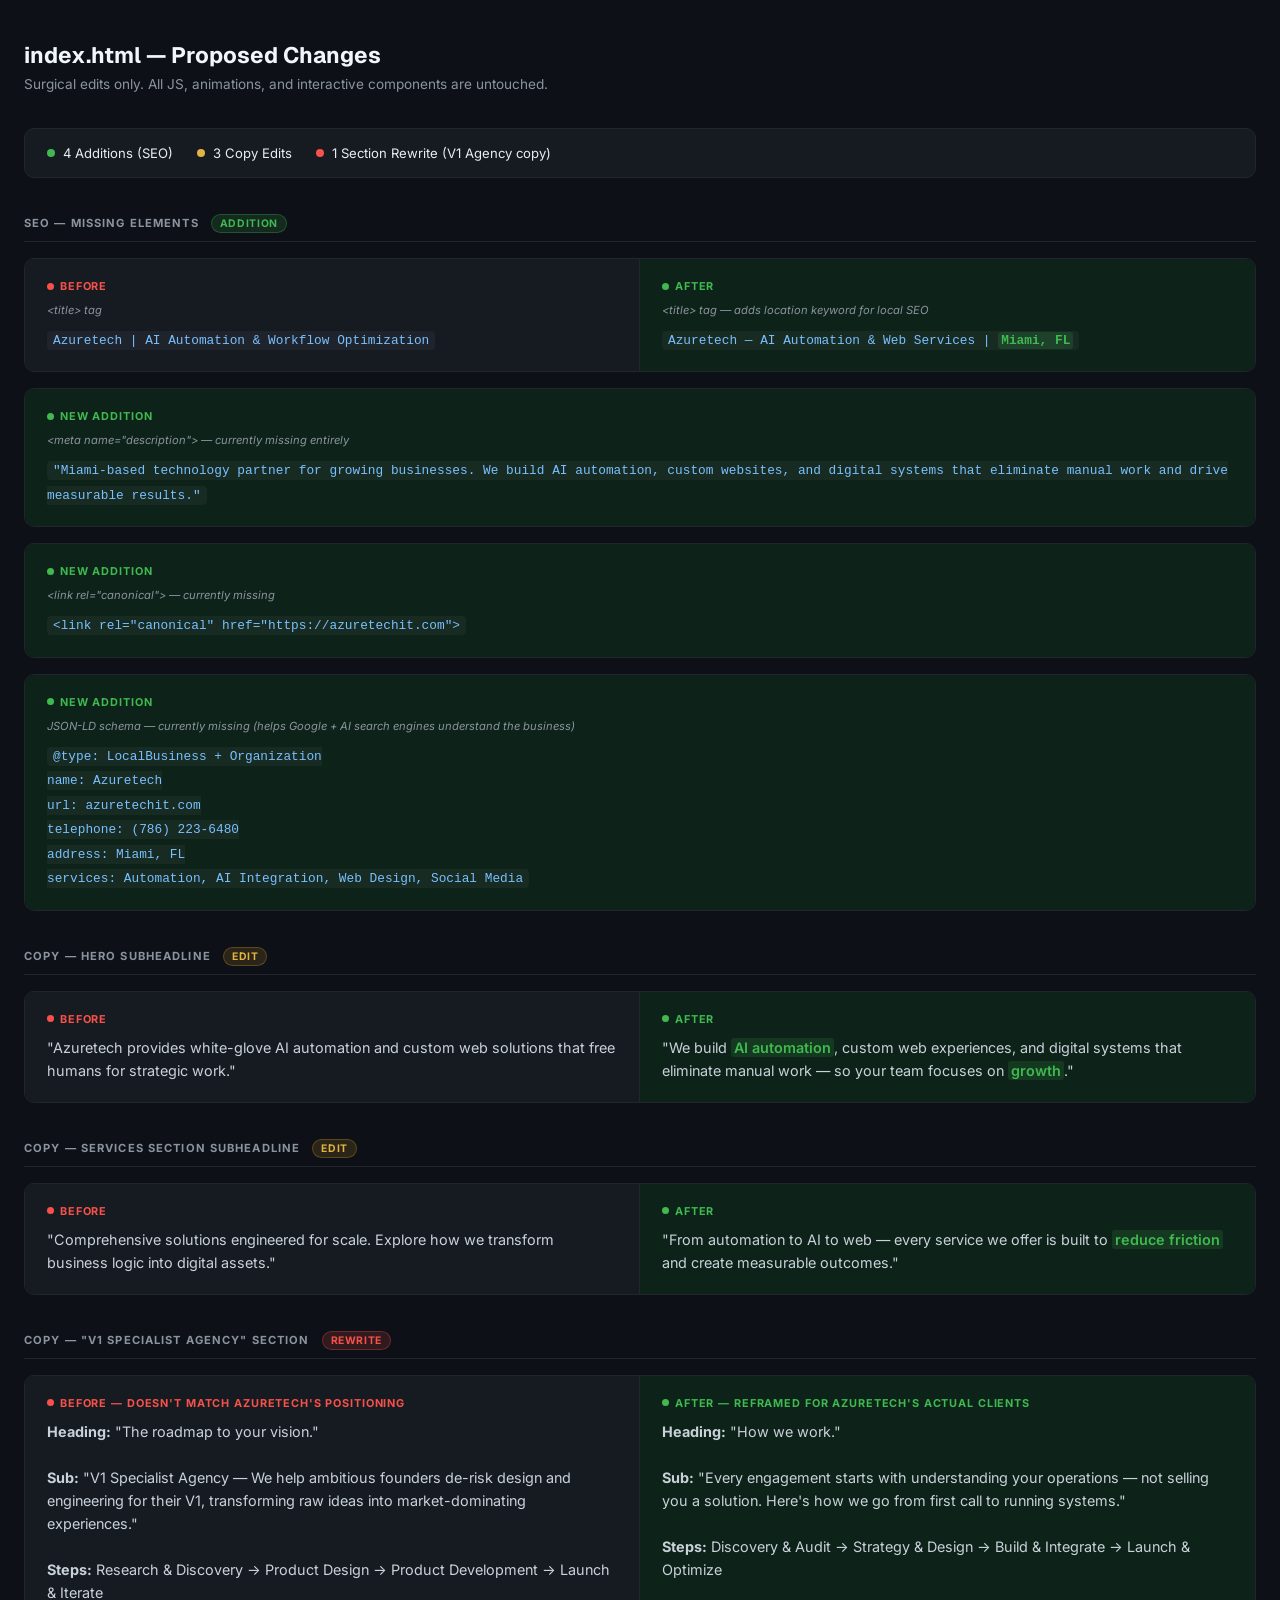
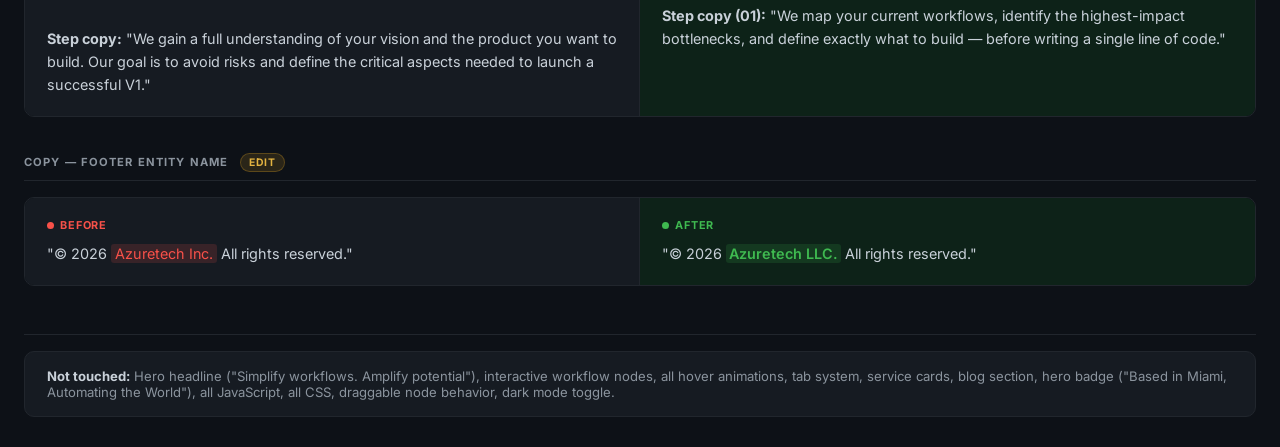
<file: review-changes.html>
<!DOCTYPE html>
<html lang="en">
<head>
  <meta charset="UTF-8">
  <meta name="viewport" content="width=device-width, initial-scale=1.0">
  <title>index.html — Proposed Changes Review</title>
  <style>
    * { box-sizing: border-box; margin: 0; padding: 0; }
    body { font-family: -apple-system, BlinkMacSystemFont, 'Segoe UI', sans-serif; background: #0d1117; color: #e6edf3; min-height: 100vh; padding: 40px 24px; }
    h1 { font-size: 1.4rem; font-weight: 700; color: #f0f6fc; margin-bottom: 6px; }
    .subtitle { font-size: 0.85rem; color: #8b949e; margin-bottom: 36px; }
    .section-label { font-size: 0.7rem; font-weight: 700; text-transform: uppercase; letter-spacing: 0.1em; color: #8b949e; margin-bottom: 16px; margin-top: 36px; padding-bottom: 8px; border-bottom: 1px solid #21262d; }
    .change-card { display: grid; grid-template-columns: 1fr 1fr; gap: 0; border-radius: 10px; overflow: hidden; border: 1px solid #21262d; margin-bottom: 16px; }
    .side { padding: 20px 22px; }
    .side-before { background: #161b22; border-right: 1px solid #21262d; }
    .side-after { background: #0d2218; }
    .side-label { font-size: 0.68rem; font-weight: 700; text-transform: uppercase; letter-spacing: 0.08em; margin-bottom: 10px; display: flex; align-items: center; gap: 6px; }
    .side-before .side-label { color: #f85149; }
    .side-after .side-label { color: #3fb950; }
    .side-label::before { content: ''; display: inline-block; width: 7px; height: 7px; border-radius: 50%; background: currentColor; }
    .change-type { font-size: 0.7rem; color: #8b949e; margin-bottom: 10px; font-style: italic; }
    .content { font-size: 0.9rem; line-height: 1.6; color: #c9d1d9; }
    .content code { font-family: 'SF Mono', 'Fira Code', monospace; font-size: 0.8rem; background: rgba(110,118,129,0.1); padding: 2px 6px; border-radius: 4px; color: #79c0ff; }
    .content .highlight { background: rgba(240,148,46,0.15); border-radius: 3px; padding: 1px 3px; color: #f0942e; font-weight: 600; }
    .side-after .content .highlight { background: rgba(63,185,80,0.15); color: #3fb950; }
    .addition-only { grid-template-columns: 1fr; }
    .addition-only .side-after { background: #0d2218; border-radius: 0; }
    .tag { display: inline-block; font-size: 0.65rem; font-weight: 700; text-transform: uppercase; letter-spacing: 0.06em; padding: 2px 8px; border-radius: 20px; margin-left: 8px; vertical-align: middle; }
    .tag-add { background: rgba(63,185,80,0.15); color: #3fb950; border: 1px solid rgba(63,185,80,0.3); }
    .tag-edit { background: rgba(210,153,34,0.15); color: #e3b341; border: 1px solid rgba(210,153,34,0.3); }
    .tag-rewrite { background: rgba(248,81,73,0.15); color: #f85149; border: 1px solid rgba(248,81,73,0.3); }
    .divider { height: 1px; background: #21262d; margin: 48px 0 12px; }
    .summary-bar { display: flex; gap: 24px; background: #161b22; border: 1px solid #21262d; border-radius: 10px; padding: 16px 22px; margin-bottom: 36px; font-size: 0.82rem; }
    .summary-item { display: flex; align-items: center; gap: 8px; }
    .dot { width: 8px; height: 8px; border-radius: 50%; }
    .dot-add { background: #3fb950; }
    .dot-edit { background: #e3b341; }
    .dot-rewrite { background: #f85149; }
    .no-touch { background: #161b22; border: 1px solid #21262d; border-radius: 10px; padding: 16px 22px; font-size: 0.82rem; color: #8b949e; margin-top: 16px; }
    .no-touch strong { color: #c9d1d9; }
  </style>
    <link rel="preconnect" href="https://fonts.googleapis.com">
    <link rel="preconnect" href="https://fonts.gstatic.com" crossorigin>
    <link href="https://fonts.googleapis.com/css2?family=Geist:wght@400;500;600;700;800&family=Inter:wght@300;400;500;600;700&display=swap" rel="stylesheet">
    <link rel="stylesheet" href="design-tokens.css"></head>
<body>

<h1>index.html — Proposed Changes</h1>
<p class="subtitle">Surgical edits only. All JS, animations, and interactive components are untouched.</p>

<div class="summary-bar">
  <div class="summary-item"><div class="dot dot-add"></div> 4 Additions (SEO)</div>
  <div class="summary-item"><div class="dot dot-edit"></div> 3 Copy Edits</div>
  <div class="summary-item"><div class="dot dot-rewrite"></div> 1 Section Rewrite (V1 Agency copy)</div>
</div>

<!-- SEO -->
<div class="section-label">SEO — Missing Elements <span class="tag tag-add">Addition</span></div>

<div class="change-card">
  <div class="side side-before">
    <div class="side-label">Before</div>
    <div class="change-type">&lt;title&gt; tag</div>
    <div class="content"><code>Azuretech | AI Automation &amp; Workflow Optimization</code></div>
  </div>
  <div class="side side-after">
    <div class="side-label">After</div>
    <div class="change-type">&lt;title&gt; tag — adds location keyword for local SEO</div>
    <div class="content"><code>Azuretech — AI Automation &amp; Web Services | <span class="highlight">Miami, FL</span></code></div>
  </div>
</div>

<div class="change-card addition-only">
  <div class="side side-after">
    <div class="side-label">New Addition</div>
    <div class="change-type">&lt;meta name="description"&gt; — currently missing entirely</div>
    <div class="content"><code>"Miami-based technology partner for growing businesses. We build AI automation, custom websites, and digital systems that eliminate manual work and drive measurable results."</code></div>
  </div>
</div>

<div class="change-card addition-only">
  <div class="side side-after">
    <div class="side-label">New Addition</div>
    <div class="change-type">&lt;link rel="canonical"&gt; — currently missing</div>
    <div class="content"><code>&lt;link rel="canonical" href="https://azuretechit.com"&gt;</code></div>
  </div>
</div>

<div class="change-card addition-only">
  <div class="side side-after">
    <div class="side-label">New Addition</div>
    <div class="change-type">JSON-LD schema — currently missing (helps Google + AI search engines understand the business)</div>
    <div class="content"><code>@type: LocalBusiness + Organization<br>name: Azuretech<br>url: azuretechit.com<br>telephone: (786) 223-6480<br>address: Miami, FL<br>services: Automation, AI Integration, Web Design, Social Media</code></div>
  </div>
</div>

<!-- COPY EDITS -->
<div class="section-label">Copy — Hero Subheadline <span class="tag tag-edit">Edit</span></div>

<div class="change-card">
  <div class="side side-before">
    <div class="side-label">Before</div>
    <div class="content">"Azuretech provides white-glove AI automation and custom web solutions that free humans for strategic work."</div>
  </div>
  <div class="side side-after">
    <div class="side-label">After</div>
    <div class="content">"We build <span class="highlight">AI automation</span>, custom web experiences, and digital systems that eliminate manual work — so your team focuses on <span class="highlight">growth</span>."</div>
  </div>
</div>

<div class="section-label">Copy — Services Section Subheadline <span class="tag tag-edit">Edit</span></div>

<div class="change-card">
  <div class="side side-before">
    <div class="side-label">Before</div>
    <div class="content">"Comprehensive solutions engineered for scale. Explore how we transform business logic into digital assets."</div>
  </div>
  <div class="side side-after">
    <div class="side-label">After</div>
    <div class="content">"From automation to AI to web — every service we offer is built to <span class="highlight">reduce friction</span> and create measurable outcomes."</div>
  </div>
</div>

<div class="section-label">Copy — "V1 Specialist Agency" Section <span class="tag tag-rewrite">Rewrite</span></div>

<div class="change-card">
  <div class="side side-before">
    <div class="side-label">Before — doesn't match Azuretech's positioning</div>
    <div class="content">
      <strong>Heading:</strong> "The roadmap to your vision."<br><br>
      <strong>Sub:</strong> "V1 Specialist Agency — We help ambitious founders de-risk design and engineering for their V1, transforming raw ideas into market-dominating experiences."<br><br>
      <strong>Steps:</strong> Research &amp; Discovery → Product Design → Product Development → Launch &amp; Iterate<br><br>
      <strong>Step copy:</strong> "We gain a full understanding of your vision and the product you want to build. Our goal is to avoid risks and define the critical aspects needed to launch a successful V1."
    </div>
  </div>
  <div class="side side-after">
    <div class="side-label">After — reframed for Azuretech's actual clients</div>
    <div class="content">
      <strong>Heading:</strong> "How we work."<br><br>
      <strong>Sub:</strong> "Every engagement starts with understanding your operations — not selling you a solution. Here's how we go from first call to running systems."<br><br>
      <strong>Steps:</strong> Discovery &amp; Audit → Strategy &amp; Design → Build &amp; Integrate → Launch &amp; Optimize<br><br>
      <strong>Step copy (01):</strong> "We map your current workflows, identify the highest-impact bottlenecks, and define exactly what to build — before writing a single line of code."
    </div>
  </div>
</div>

<div class="section-label">Copy — Footer Entity Name <span class="tag tag-edit">Edit</span></div>

<div class="change-card">
  <div class="side side-before">
    <div class="side-label">Before</div>
    <div class="content">"© 2026 <span style="background:rgba(248,81,73,0.15);color:#f85149;padding:1px 4px;border-radius:3px;">Azuretech Inc.</span> All rights reserved."</div>
  </div>
  <div class="side side-after">
    <div class="side-label">After</div>
    <div class="content">"© 2026 <span class="highlight">Azuretech LLC.</span> All rights reserved."</div>
  </div>
</div>

<div class="divider"></div>

<div class="no-touch">
  <strong>Not touched:</strong> Hero headline ("Simplify workflows. Amplify potential"), interactive workflow nodes, all hover animations, tab system, service cards, blog section, hero badge ("Based in Miami, Automating the World"), all JavaScript, all CSS, draggable node behavior, dark mode toggle.
</div>

</body>
</html>
</file>
<file: design-tokens.css>
/* ============================================================
   design-tokens.css — Azuretech HTML Site Design System
   Reference this file before writing any HTML or CSS.
   ============================================================ */

/* ── Color tokens ─────────────────────────────────────────── */
:root {
  --color-brand-navy:         #234B70;
  --color-brand-orange:       #f0942e;  /* canonical — use everywhere */
  --color-brand-orange-hover: #e28b2b;
  --color-accent-mid:         #395e8b;
  --color-accent-light:       #547aa1;

  /* Dark mode surfaces */
  --surface-base:     #0f1218;
  --surface-elevated: #161b22;
  --surface-floating: #1e2530;  /* future modals / dropdowns / tooltips */

  /* Text */
  --color-text-dark:  #ebebeb;
  --color-text-muted: rgba(235, 235, 235, 0.6);

  /* Shadows */
  --shadow-card:     0 4px 24px rgba(0, 0, 0, 0.3);
  --shadow-floating: 0 20px 40px rgba(0, 0, 0, 0.5), 0 0 0 1px rgba(255, 255, 255, 0.08);
  --glow-cta:        0 0 20px rgba(240, 148, 46, 0.4);

  /* Type scale */
  --text-xs:   0.75rem;    /* 12px — labels, captions */
  --text-sm:   0.875rem;   /* 14px — badges, secondary */
  --text-base: 1rem;       /* 16px — body */
  --text-lg:   1.125rem;   /* 18px — lead paragraphs */
  --text-xl:   1.25rem;    /* 20px — card headings */
  --text-2xl:  1.5rem;     /* 24px — section subheads */
  --text-4xl:  2.25rem;    /* 36px — section headings mobile */
  --text-6xl:  3.75rem;    /* 60px — hero headings desktop */
}

/* ── Typography ───────────────────────────────────────────── */
body {
  font-family: 'Inter', sans-serif;
}

h1, h2, h3, h4 {
  font-family: 'Geist', sans-serif;
}

/* ── Transitions (explicit, never transition-all) ─────────── */
/* Override Tailwind's transition-all with explicit properties */
.transition-all {
  transition-property: background-color, box-shadow, transform, color,
                        opacity, border-color, text-decoration-color !important;
  transition-timing-function: cubic-bezier(0.4, 0, 0.2, 1) !important;
}

/* ── Focus-visible states (accessibility) ─────────────────── */
a:focus-visible,
button:focus-visible {
  outline: 2px solid #f0942e;
  outline-offset: 4px;
  border-radius: 4px;
}
</file>
